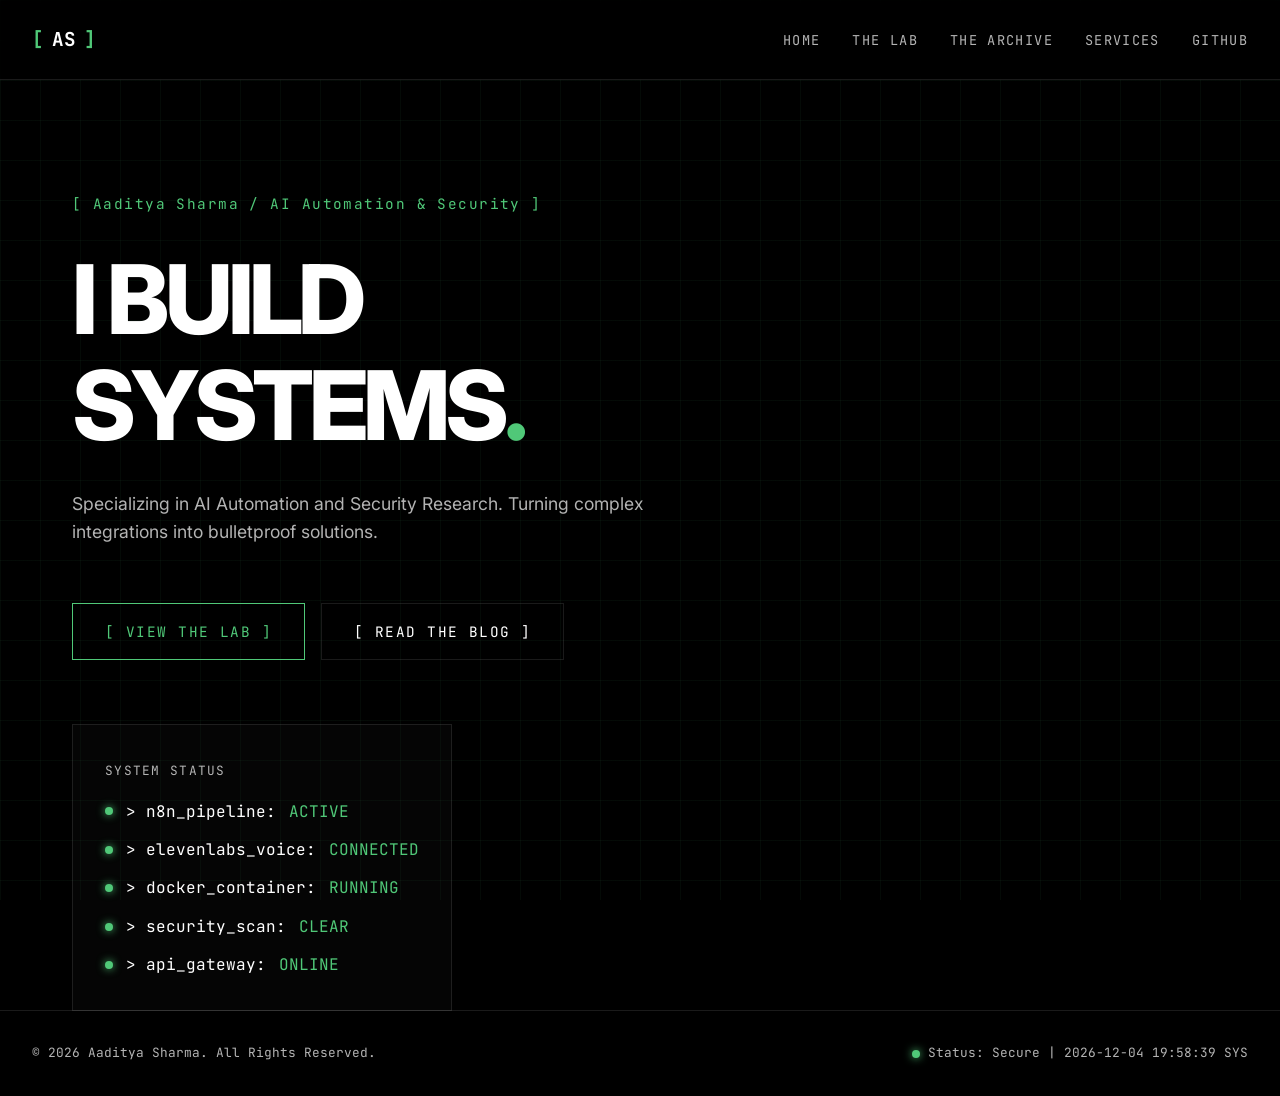
<file: index.html>
<!DOCTYPE html>
<html lang="en">
<head>
  <meta charset="UTF-8">
  <meta name="viewport" content="width=device-width, initial-scale=1.0">
  <meta name="google-site-verification" content="O0tYrFZsVxaQTLeURN5AISHJsrrloLoqdu-3Lp8WZmk" />
  <title>AddSSH | Cybersecurity Lab Solves & Aaditya Security Research</title>
  <link rel="icon" type="png" href="logo.png">
  <!-- SEO Meta Tags -->
  <meta name="description" content="Official portfolio of Aaditya Sharma - AddSSH Cybersecurity Lab Solves, Malware Analysis Blog, and AI Automation Security Research. Explore technical security labs and research.">
  <meta name="keywords" content="AddSSH, Cybersecurity Lab Solves, Aaditya Security Research, Malware Analysis Blog, Pentesting, AI Automation, Security Research">
  <meta name="author" content="Aaditya Sharma">
  <!-- Primary Meta Tags -->
  <meta name="title" content="AddSSH | Cybersecurity Labs & Security Research">
  <meta name="description" content="Official home of AddSSH. Deep dives into cybersecurity labs, technical writeups, malware analysis, and VoltAgent security themes.">

  <!-- Google Favicon Requirements -->
<link rel="icon" type="image/png" sizes="32x32" href="logo.png">
<link rel="icon" type="image/png" sizes="16x16" href="logo.png">
<link rel="apple-touch-icon" href="logo.png">
<link rel="shortcut icon" href="logo.png">

  <!-- Open Graph / Facebook -->
  <meta property="og:type" content="website">
  <meta property="og:url" content="https://addssh.in/">
  <meta property="og:title" content="AddSSH | Cybersecurity Lab Solves & Aaditya Security Research">
  <meta property="og:description" content="Explore AddSSH Cybersecurity Lab Solves, Malware Analysis Blog, and technical security research by Aaditya Sharma.">
  <meta property="og:image" content="https://addssh.in/images/logo.png">
  <meta property="og:site_name" content="AddSSH">

  <!-- Twitter Card -->
  <meta name="twitter:card" content="summary_large_image">
  <meta name="twitter:title" content="AddSSH | Cybersecurity Lab Solves & Aaditya Security Research">
  <meta name="twitter:description" content="Official portfolio of Aaditya Sharma - AddSSH Cybersecurity Lab Solves, Malware Analysis Blog, and AI Automation Security Research.">
  <meta name="twitter:image" content="https://addssh.in/images/logo.png">
  <meta name="twitter:site" content="@addssh_in"> <!-- Replace with actual Twitter handle if available -->

  <!-- Canonical Tag -->
  <link rel="canonical" href="https://addssh.in/">

  <!-- JSON-LD Schema Markup for Person -->
  <script type="application/ld+json">
  {
    "@context": "https://schema.org",
    "@type": "Person",
    "name": "Aaditya Sharma",
    "alternateName": "AddSSH",
    "jobTitle": "Cybersecurity Researcher and AI Automation Specialist",
    "description": "Specializing in cybersecurity lab solves, malware analysis, AI automation, and security research.",
    "url": "https://addssh.in",
    "sameAs": [
      "https://github.com/Aadityadcks",
      "https://addssh.in"
    ],
    "knowsAbout": [
      "Cybersecurity",
      "Penetration Testing",
      "Malware Analysis",
      "AI Automation",
      "Security Research",
      "Network Security",
      "Vulnerability Assessment"
    ],
    "hasOccupation": {
      "@type": "Occupation",
      "name": "Cybersecurity Engineer",
      "occupationLocation": {
        "@type": "Country",
        "name": "India"
      }
    }
  }
  </script>

  <link rel="stylesheet" href="css/style.css">
</head>
<body>
  <!-- Navigation -->
  <nav class="navbar">
    <a href="index.html" class="nav-brand"><span>[</span> AS <span>]</span></a>
    
    <button class="menu-toggle" aria-label="Toggle Navigation">
      <svg width="24" height="24" viewBox="0 0 24 24" fill="none" stroke="currentColor" stroke-width="2">
        <line x1="3" y1="12" x2="21" y2="12"></line>
        <line x1="3" y1="6" x2="21" y2="6"></line>
        <line x1="3" y1="18" x2="21" y2="18"></line>
      </svg>
    </button>

    <ul class="nav-links">
      <li><a href="index.html" class="nav-link">Home</a></li>
      <li><a href="lab.html" class="nav-link">The Lab</a></li>
      <li><a href="blog.html" class="nav-link">The Archive</a></li>
      <li><a href="services.html" class="nav-link">Services</a></li>
      <li><a href="https://github.com" target="_blank" rel="noopener noreferrer" class="nav-link">GitHub</a></li>
    </ul>
  </nav>

  <!-- Hero Section -->
  <main>
    <section class="hero container">
      <span class="hero-subtitle">[ Aaditya Sharma / AI Automation & Security ]</span>
      <h1>I BUILD<br>SYSTEMS<span class="accent">.</span></h1>
      <p style="max-width: 600px; font-size: 1.1rem; margin-top: 1rem;">
        Specializing in AI Automation and Security Research. Turning complex integrations into bulletproof solutions.
      </p>
      
      <div style="display: flex; gap: 1rem; margin-top: 2rem; flex-wrap: wrap;">
        <a href="lab.html" class="btn btn-primary">[ VIEW THE LAB ]</a>
        <a href="blog.html" class="btn">[ READ THE BLOG ]</a>
      </div>
      
      <!-- Terminal status block -->
      <div class="card" style="margin-top: 4rem; max-width: 400px;">
        <span class="mono" style="font-size: 0.8rem; color: var(--text-secondary); letter-spacing: 0.1em;">SYSTEM STATUS</span>
        <div style="margin-top: 1rem; display: flex; flex-direction: column; gap: 0.8rem;" class="mono text-sm">
          <div style="display: flex; align-items: center; gap: 0.8rem;">
            <div class="status-dot" style="animation-delay: 0s;"></div>
            <span>> n8n_pipeline:</span> <span class="accent">ACTIVE</span>
          </div>
          <div style="display: flex; align-items: center; gap: 0.8rem;">
            <div class="status-dot" style="animation-delay: 0.2s;"></div>
            <span>> elevenlabs_voice:</span> <span class="accent">CONNECTED</span>
          </div>
          <div style="display: flex; align-items: center; gap: 0.8rem;">
            <div class="status-dot" style="animation-delay: 0.4s;"></div>
            <span>> docker_container:</span> <span class="accent">RUNNING</span>
          </div>
          <div style="display: flex; align-items: center; gap: 0.8rem;">
            <div class="status-dot" style="animation-delay: 0.6s;"></div>
            <span>> security_scan:</span> <span class="accent">CLEAR</span>
          </div>
          <div style="display: flex; align-items: center; gap: 0.8rem;">
            <div class="status-dot" style="animation-delay: 0.8s;"></div>
            <span>> api_gateway:</span> <span class="accent">ONLINE</span>
          </div>
        </div>
      </div>
    </section>
  </main>

  <!-- Footer -->
  <footer class="footer">
    <div>&copy; 2026 Aaditya Sharma. All Rights Reserved.</div>
    <div class="status-indicator">
      <div class="status-dot"></div>
      <span class="mono">Status: Secure | <span id="terminal-time"></span></span>
    </div>
  </footer>

  <script src="js/main.js"></script>
</body>
</html>
</file>
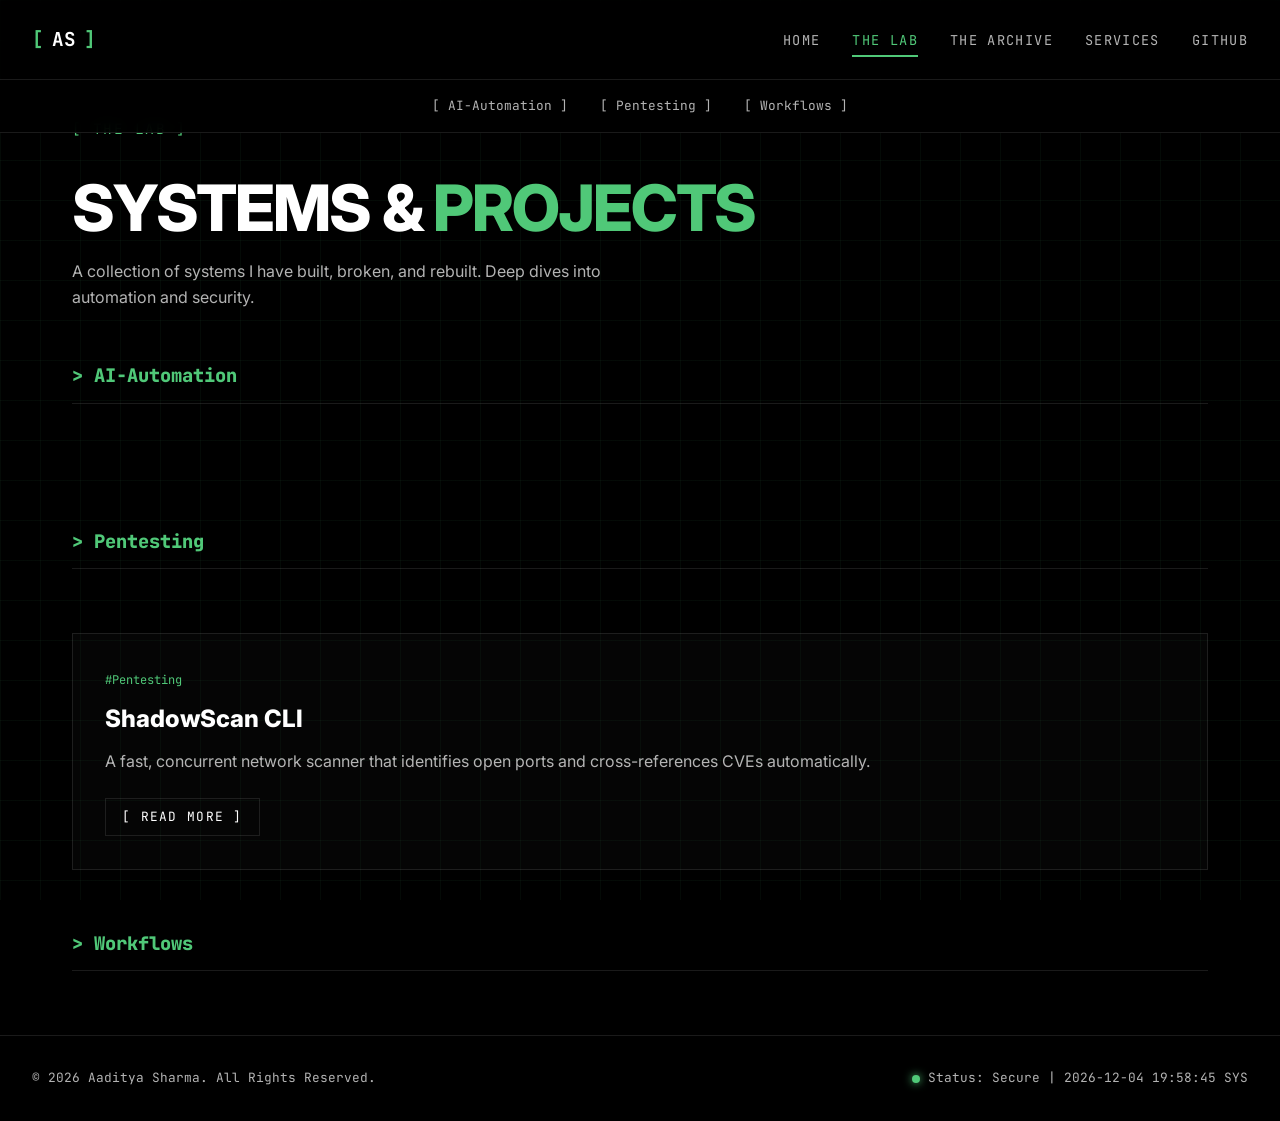
<file: lab.html>
<!DOCTYPE html>
<html lang="en">
<head>
  <meta charset="UTF-8">
  <meta name="viewport" content="width=device-width, initial-scale=1.0">
  <title>The Lab | AddSSH Cybersecurity Lab Solves</title>
  <link rel="icon" type="png" href="logo.png">
  <!-- SEO Meta Tags -->
  <meta name="description" content="AddSSH Cybersecurity Lab Solves - Explore hands-on security labs, pentesting tools, and infrastructure automation projects by Aaditya Sharma.">
  <meta name="keywords" content="AddSSH, Cybersecurity Lab Solves, Aaditya Security Research, Malware Analysis, Pentesting Tools, Security Labs">
  <meta name="author" content="Aaditya Sharma">

  <!-- Open Graph / Facebook -->
  <meta property="og:type" content="website">
  <meta property="og:url" content="https://addssh.in/lab.html">
  <meta property="og:title" content="The Lab | AddSSH Cybersecurity Lab Solves">
  <meta property="og:description" content="Hands-on cybersecurity lab solves and security research projects by Aaditya Sharma.">
  <meta property="og:image" content="https://addssh.in/images/logo.png">
  <meta property="og:site_name" content="AddSSH">

  <!-- Twitter Card -->
  <meta name="twitter:card" content="summary_large_image">
  <meta name="twitter:title" content="The Lab | AddSSH Cybersecurity Lab Solves">
  <meta name="twitter:description" content="AddSSH Cybersecurity Lab Solves - Explore hands-on security labs and pentesting tools.">
  <meta name="twitter:image" content="https://addssh.in/images/logo.png">
  <meta name="twitter:site" content="@addssh_in">

  <!-- Canonical Tag -->
  <link rel="canonical" href="https://addssh.in/lab.html">

  <link rel="stylesheet" href="css/style.css">
</head>
<body>
  <!-- Main Nav -->
  <nav class="navbar">
    <a href="index.html" class="nav-brand"><span>[</span> AS <span>]</span></a>
    
    <button class="menu-toggle" aria-label="Toggle Navigation">
      <svg width="24" height="24" viewBox="0 0 24 24" fill="none" stroke="currentColor" stroke-width="2">
        <line x1="3" y1="12" x2="21" y2="12"></line>
        <line x1="3" y1="6" x2="21" y2="6"></line>
        <line x1="3" y1="18" x2="21" y2="18"></line>
      </svg>
    </button>

    <ul class="nav-links">
      <li><a href="index.html" class="nav-link">Home</a></li>
      <li><a href="lab.html" class="nav-link active">The Lab</a></li>
      <li><a href="blog.html" class="nav-link">The Archive</a></li>
      <li><a href="services.html" class="nav-link">Services</a></li>
      <li><a href="https://github.com" target="_blank" rel="noopener noreferrer" class="nav-link">GitHub</a></li>
    </ul>
  </nav>

  <!-- Sub Navigation for Lab -->
  <div class="sub-nav">
    <a href="#AI-Automation">[ AI-Automation ]</a>
    <a href="#Pentesting">[ Pentesting ]</a>
    <a href="#Workflows">[ Workflows ]</a>
  </div>

  <main>
    <section class="container" style="padding-top: 4rem;">
      <span class="hero-subtitle">[ THE LAB ]</span>
      <h2>SYSTEMS & <span class="accent">PROJECTS</span></h2>
      <p style="max-width: 600px;">A collection of systems I have built, broken, and rebuilt. Deep dives into automation and security.</p>

      <!-- AI Automation Section -->
      <div id="AI-Automation" style="padding-top: 6rem; margin-top: -4rem;">
        <h3 class="mono" style="border-bottom: 1px solid var(--border-color); padding-bottom: 1rem; color: var(--accent-color);">> AI-Automation</h3>
        <div class="content-grid" id="grid-labs-ai">
        </div>
      </div>

      <!-- Pentesting Section -->
      <div id="Pentesting" style="padding-top: 6rem; margin-top: -2rem;">
        <h3 class="mono" style="border-bottom: 1px solid var(--border-color); padding-bottom: 1rem; color: var(--accent-color);">> Pentesting</h3>
        <div class="content-grid" id="grid-labs-pentesting">
        </div>
      </div>

      <!-- Workflows Section -->
      <div id="Workflows" style="padding-top: 6rem; margin-top: -2rem;">
        <h3 class="mono" style="border-bottom: 1px solid var(--border-color); padding-bottom: 1rem; color: var(--accent-color);">> Workflows</h3>
        <div class="content-grid" id="grid-labs-workflows">
        </div>
      </div>
    </section>
  </main>

  <footer class="footer">
    <div>&copy; 2026 Aaditya Sharma. All Rights Reserved.</div>
    <div class="status-indicator">
      <div class="status-dot"></div>
      <span class="mono">Status: Secure | <span id="terminal-time"></span></span>
    </div>
  </footer>

  <script src="js/main.js"></script>
</body>
</html>
</file>
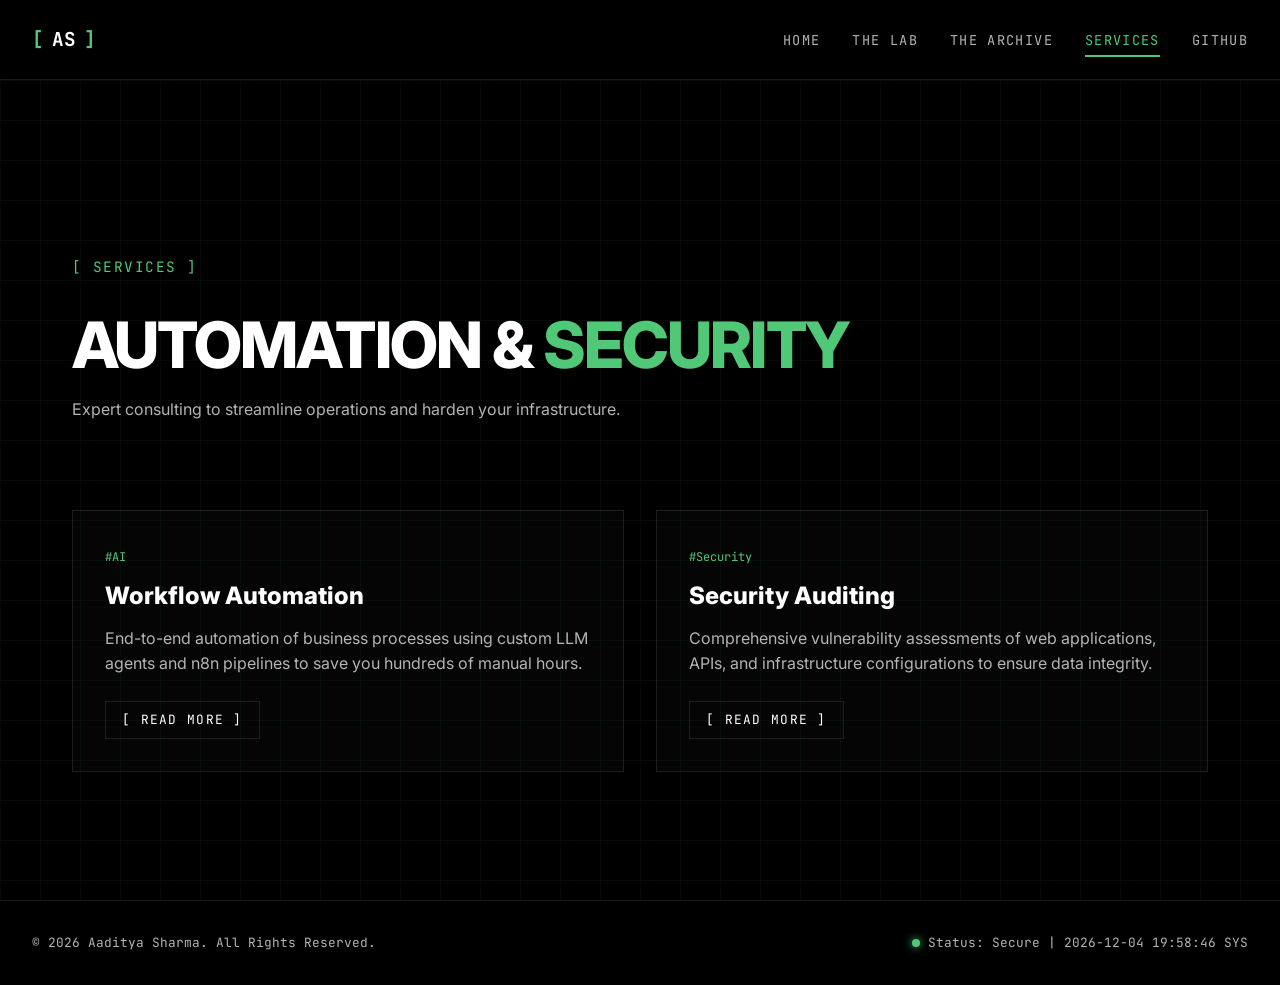
<file: services.html>
<!DOCTYPE html>
<html lang="en">
<head>
  <meta charset="UTF-8">
  <meta name="viewport" content="width=device-width, initial-scale=1.0">
  <title>Services | AddSSH Cybersecurity & AI Automation</title>
  <link rel="icon" type="png" href="logo.png">
  <!-- SEO Meta Tags -->
  <meta name="description" content="AddSSH Services - Professional cybersecurity auditing, workflow automation, and AI integration services by Aaditya Sharma.">
  <meta name="keywords" content="AddSSH, Cybersecurity Auditing, AI Automation Services, Security Research, Workflow Automation">
  <meta name="author" content="Aaditya Sharma">

  <!-- Open Graph / Facebook -->
  <meta property="og:type" content="website">
  <meta property="og:url" content="https://addssh.in/services.html">
  <meta property="og:title" content="Services | AddSSH Cybersecurity & AI Automation">
  <meta property="og:description" content="Professional services in cybersecurity auditing and AI workflow automation by Aaditya Sharma.">
  <meta property="og:image" content="https://addssh.in/images/logo.png">
  <meta property="og:site_name" content="AddSSH">

  <!-- Twitter Card -->
  <meta name="twitter:card" content="summary_large_image">
  <meta name="twitter:title" content="Services | AddSSH Cybersecurity & AI Automation">
  <meta name="twitter:description" content="AddSSH Services - Cybersecurity auditing and AI automation solutions.">
  <meta name="twitter:image" content="https://addssh.in/images/logo.png">
  <meta name="twitter:site" content="@addssh_in">

  <!-- Canonical Tag -->
  <link rel="canonical" href="https://addssh.in/services.html">

  <link rel="stylesheet" href="css/style.css">
</head>
<body>
  <!-- Main Nav -->
  <nav class="navbar">
    <a href="index.html" class="nav-brand"><span>[</span> AS <span>]</span></a>
    
    <button class="menu-toggle" aria-label="Toggle Navigation">
      <svg width="24" height="24" viewBox="0 0 24 24" fill="none" stroke="currentColor" stroke-width="2">
        <line x1="3" y1="12" x2="21" y2="12"></line>
        <line x1="3" y1="6" x2="21" y2="6"></line>
        <line x1="3" y1="18" x2="21" y2="18"></line>
      </svg>
    </button>

    <ul class="nav-links">
      <li><a href="index.html" class="nav-link">Home</a></li>
      <li><a href="lab.html" class="nav-link">The Lab</a></li>
      <li><a href="blog.html" class="nav-link">The Archive</a></li>
      <li><a href="services.html" class="nav-link active">Services</a></li>
      <li><a href="https://github.com" target="_blank" rel="noopener noreferrer" class="nav-link">GitHub</a></li>
    </ul>
  </nav>

  <main>
    <section class="container" style="padding-top: 8rem;">
      <span class="hero-subtitle">[ SERVICES ]</span>
      <h2>AUTOMATION & <span class="accent">SECURITY</span></h2>
      <p style="max-width: 600px;">Expert consulting to streamline operations and harden your infrastructure.</p>

      <div class="content-grid" id="grid-services" style="margin-top: 4rem;">
      </div>
    </section>
  </main>

  <footer class="footer">
    <div>&copy; 2026 Aaditya Sharma. All Rights Reserved.</div>
    <div class="status-indicator">
      <div class="status-dot"></div>
      <span class="mono">Status: Secure | <span id="terminal-time"></span></span>
    </div>
  </footer>

  <script src="js/main.js"></script>
</body>
</html>
</file>
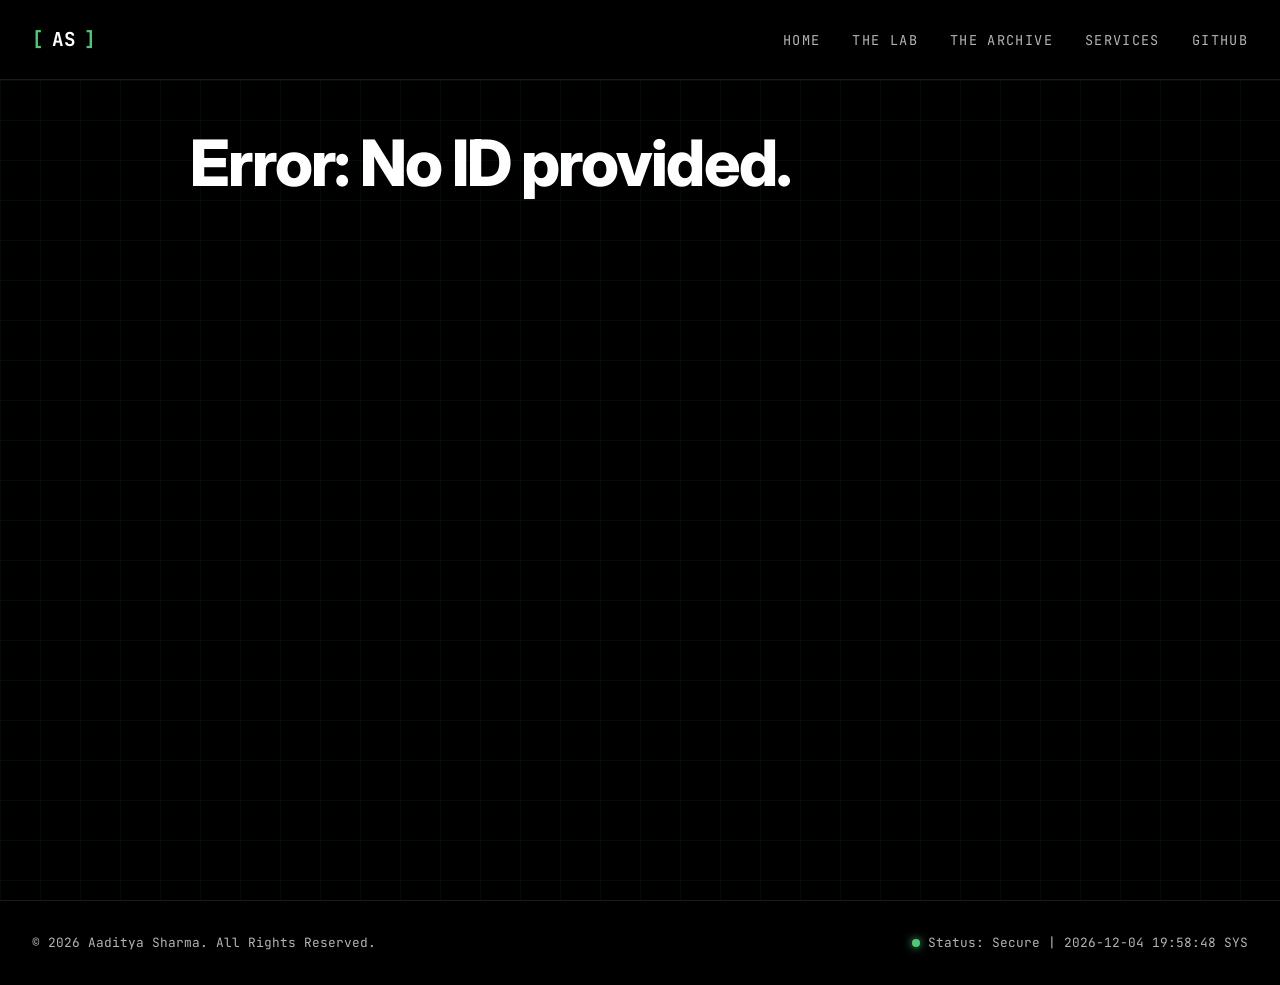
<file: viewer.html>
<!DOCTYPE html>
<html lang="en">
<head>
  <meta charset="UTF-8">
  <meta name="viewport" content="width=device-width, initial-scale=1.0">
  <title>Viewer | AddSSH Content Viewer</title>
  <link rel="icon" type="png" href="logo.png">
  <!-- SEO Meta Tags -->
  <meta name="description" content="AddSSH Content Viewer - Access detailed cybersecurity research, lab solves, and technical articles.">
  <meta name="keywords" content="AddSSH, Cybersecurity Research, Lab Solves, Content Viewer">
  <meta name="author" content="Aaditya Sharma">

  <!-- Open Graph / Facebook -->
  <meta property="og:type" content="website">
  <meta property="og:url" content="https://addssh.in/viewer.html">
  <meta property="og:title" content="Viewer | AddSSH Content Viewer">
  <meta property="og:description" content="Detailed viewer for AddSSH cybersecurity research and technical content.">
  <meta property="og:image" content="https://addssh.in/images/logo.png">
  <meta property="og:site_name" content="AddSSH">

  <!-- Twitter Card -->
  <meta name="twitter:card" content="summary_large_image">
  <meta name="twitter:title" content="Viewer | AddSSH Content Viewer">
  <meta name="twitter:description" content="Access detailed AddSSH cybersecurity research and lab solves.">
  <meta name="twitter:image" content="https://addssh.in/images/logo.png">
  <meta name="twitter:site" content="@addssh_in">

  <!-- Canonical Tag -->
  <link rel="canonical" href="https://addssh.in/viewer.html">

  <link rel="stylesheet" href="css/style.css">
</head>
<body>
  <!-- Navigation -->
  <nav class="navbar">
    <a href="index.html" class="nav-brand"><span>[</span> AS <span>]</span></a>
    
    <button class="menu-toggle" aria-label="Toggle Navigation">
      <svg width="24" height="24" viewBox="0 0 24 24" fill="none" stroke="currentColor" stroke-width="2">
        <line x1="3" y1="12" x2="21" y2="12"></line>
        <line x1="3" y1="6" x2="21" y2="6"></line>
        <line x1="3" y1="18" x2="21" y2="18"></line>
      </svg>
    </button>

    <ul class="nav-links">
      <li><a href="index.html" class="nav-link">Home</a></li>
      <li><a href="lab.html" class="nav-link">The Lab</a></li>
      <li><a href="blog.html" class="nav-link">The Archive</a></li>
      <li><a href="services.html" class="nav-link">Services</a></li>
      <li><a href="https://github.com" target="_blank" rel="noopener noreferrer" class="nav-link">GitHub</a></li>
    </ul>
  </nav>

  <main>
    <section class="container" style="padding-top: 8rem; min-height: 100vh; display: flex; flex-direction: column; justify-content: flex-start;">
      <article id="viewer-content" style="width: 100%; max-width: 900px; margin: 0 auto;">
        <!-- Content will be injected here via JavaScript -->
        <h2 class="fade-in-up">Loading...</h2>
      </article>
    </section>
  </main>

  <!-- Footer -->
  <footer class="footer">
    <div>&copy; 2026 Aaditya Sharma. All Rights Reserved.</div>
    <div class="status-indicator">
      <div class="status-dot"></div>
      <span class="mono">Status: Secure | <span id="terminal-time"></span></span>
    </div>
  </footer>

  <script src="js/main.js"></script>
</body>
</html>
</file>
<file: css/style.css>
@import url('https://fonts.googleapis.com/css2?family=Inter:wght@300;400;600;800&family=JetBrains+Mono:wght@400;700&display=swap');

:root {
  --bg-color: #000000;
  --accent-color: #50C878;
  --text-primary: #FFFFFF;
  --text-secondary: rgba(255, 255, 255, 0.7);
  --grid-color: rgba(80, 200, 120, 0.05); /* very subtle emerald */
  --border-color: rgba(255, 255, 255, 0.1);
  --font-sans: 'Inter', sans-serif;
  --font-mono: 'JetBrains Mono', monospace;
}

/* CSS Reset */
*, *::before, *::after {
  box-sizing: border-box;
  margin: 0;
  padding: 0;
}

html {
  scroll-behavior: smooth;
}

body {
  background-color: var(--bg-color);
  color: var(--text-primary);
  font-family: var(--font-sans);
  line-height: 1.6;
  min-height: 100vh;
  overflow-x: hidden;
  position: relative;
}

/* Blueprint Grid Background */
body::before {
  content: '';
  position: fixed;
  top: 0; left: 0; right: 0; bottom: 0;
  background-image: 
    linear-gradient(var(--grid-color) 1px, transparent 1px),
    linear-gradient(90deg, var(--grid-color) 1px, transparent 1px);
  background-size: 40px 40px;
  z-index: -1;
  pointer-events: none;
}

/* Typography */
h1, h2, h3, h4, h5, h6 {
  font-weight: 800;
  line-height: 1.1;
  margin-bottom: 1rem;
}

h1 { font-size: clamp(3rem, 8vw, 6rem); letter-spacing: -0.05em; }
h2 { font-size: clamp(2rem, 5vw, 4rem); letter-spacing: -0.03em; }

p {
  margin-bottom: 1.5rem;
  color: var(--text-secondary);
}

a {
  color: inherit;
  text-decoration: none;
}

.mono {
  font-family: var(--font-mono);
}

.accent {
  color: var(--accent-color);
}

/* Layout Utilities */
.container {
  width: 100%;
  max-width: 1200px;
  margin: 0 auto;
  padding: 0 2rem;
}

section {
  padding: 8rem 0;
  min-height: 100vh;
  display: flex;
  flex-direction: column;
  justify-content: center;
}

/* Navigation - Glassmorphism & Glitch Underline */
.navbar {
  position: fixed;
  top: 0; left: 0; right: 0;
  height: 80px;
  display: flex;
  align-items: center;
  justify-content: space-between;
  padding: 0 2rem;
  background: rgba(0, 0, 0, 0.7);
  backdrop-filter: blur(12px);
  -webkit-backdrop-filter: blur(12px);
  border-bottom: 1px solid var(--border-color);
  z-index: 1000;
  will-change: transform;
}

.nav-brand {
  font-family: var(--font-mono);
  font-size: 1.2rem;
  font-weight: 700;
  color: var(--text-primary);
  display: flex;
  align-items: center;
  gap: 0.5rem;
}

.nav-brand span {
  color: var(--accent-color);
}

.nav-links {
  display: flex;
  gap: 2rem;
  list-style: none;
}

.nav-link {
  font-family: var(--font-mono);
  font-size: 0.85rem;
  text-transform: uppercase;
  letter-spacing: 0.1em;
  color: var(--text-secondary);
  position: relative;
  transition: color 0.3s ease;
  padding: 0.5rem 0;
}

.nav-link:hover, .nav-link.active {
  color: var(--accent-color);
}

/* Slide-Underline / Glitch Effect */
.nav-link::after {
  content: '';
  position: absolute;
  bottom: 0;
  left: 0;
  width: 100%;
  height: 2px;
  background-color: var(--accent-color);
  transform: scaleX(0);
  transform-origin: right;
  transition: transform 0.4s cubic-bezier(0.86, 0, 0.07, 1);
  will-change: transform;
}

.nav-link:hover::after, .nav-link.active::after {
  transform: scaleX(1);
  transform-origin: left;
}

/* Mobile Menu Toggle */
.menu-toggle {
  display: none;
  background: none;
  border: none;
  color: var(--text-primary);
  font-size: 1.5rem;
  cursor: pointer;
}

/* Sub-Navigation for Blog & Lab */
.sub-nav {
  position: sticky;
  top: 80px;
  background: rgba(0, 0, 0, 0.9);
  border-bottom: 1px solid var(--border-color);
  padding: 1rem 0;
  z-index: 990;
  display: flex;
  justify-content: center;
  gap: 2rem;
  backdrop-filter: blur(8px);
}

.sub-nav a {
  font-family: var(--font-mono);
  font-size: 0.8rem;
  color: var(--text-secondary);
  transition: color 0.2s ease;
}

.sub-nav a:hover {
  color: var(--accent-color);
}

/* Buttons */
.btn {
  display: inline-block;
  font-family: var(--font-mono);
  font-size: 0.9rem;
  letter-spacing: 0.1em;
  padding: 1rem 2rem;
  border: 1px solid var(--border-color);
  background: transparent;
  color: var(--text-primary);
  transition: all 0.3s ease;
  cursor: pointer;
  text-transform: uppercase;
  will-change: transform, background-color;
}

.btn:hover {
  background: var(--accent-color);
  border-color: var(--accent-color);
  color: var(--bg-color);
  transform: translateY(-2px);
}

.btn-primary {
  border-color: var(--accent-color);
  color: var(--accent-color);
}

/* Status Indicator Footer */
.footer {
  border-top: 1px solid var(--border-color);
  padding: 2rem;
  display: flex;
  justify-content: space-between;
  align-items: center;
  font-family: var(--font-mono);
  font-size: 0.8rem;
  color: var(--text-secondary);
  background: var(--bg-color);
}

.status-indicator {
  display: flex;
  align-items: center;
  gap: 0.5rem;
}

.status-dot {
  width: 8px;
  height: 8px;
  border-radius: 50%;
  background-color: var(--accent-color);
  box-shadow: 0 0 8px var(--accent-color);
  animation: pulse 2s infinite;
}

@keyframes pulse {
  0% { opacity: 1; transform: scale(1); }
  50% { opacity: 0.4; transform: scale(0.8); }
  100% { opacity: 1; transform: scale(1); }
}

/* Component specifics */
.hero {
  align-items: flex-start;
  padding-top: 12rem;
}

.hero-subtitle {
  font-family: var(--font-mono);
  color: var(--accent-color);
  letter-spacing: 0.1em;
  font-size: 0.9rem;
  margin-bottom: 2rem;
  display: block;
}

.content-grid {
  display: grid;
  grid-template-columns: repeat(auto-fit, minmax(300px, 1fr));
  gap: 2rem;
  margin-top: 4rem;
}

.card {
  border: 1px solid var(--border-color);
  background: rgba(255, 255, 255, 0.02);
  padding: 2rem;
  transition: transform 0.3s ease, border-color 0.3s ease;
  will-change: transform;
}

.card:hover {
  transform: translateY(-5px);
  border-color: var(--accent-color);
}

.card-tag {
  font-family: var(--font-mono);
  font-size: 0.75rem;
  color: var(--accent-color);
  margin-bottom: 1rem;
  display: inline-block;
}

.card-title {
  font-size: 1.5rem;
  margin-bottom: 1rem;
}

/* Responsive */
@media (max-width: 768px) {
  .nav-links {
    display: none; /* simple mobile hide for now, could expand to toggle */
  }
  .menu-toggle {
    display: block;
  }
  .sub-nav {
    flex-wrap: wrap;
    padding: 1rem;
  }
  h1 { font-size: 2.5rem; }
  h2 { font-size: 2rem; }
  section { padding: 6rem 0; }
  .footer {
    flex-direction: column;
    gap: 1rem;
    text-align: center;
  }
}

/* Navigation Dropdowns */
.nav-item-dropdown {
  position: relative;
}

.dropdown-menu {
  position: absolute;
  top: 100%;
  left: 0;
  background: rgba(0, 0, 0, 0.95);
  border: 1px solid var(--border-color);
  backdrop-filter: blur(8px);
  min-width: 250px;
  list-style: none;
  padding: 1rem 0;
  opacity: 0;
  visibility: hidden;
  transform: translateY(10px);
  transition: all 0.3s cubic-bezier(0.86, 0, 0.07, 1);
  z-index: 1000;
  will-change: transform, opacity;
}

.nav-item-dropdown:hover .dropdown-menu {
  opacity: 1;
  visibility: visible;
  transform: translateY(0);
}

.dropdown-menu li {
  padding: 0;
}

.dropdown-menu a {
  display: block;
  padding: 0.5rem 1.5rem;
  font-family: var(--font-mono);
  font-size: 0.8rem;
  color: var(--text-secondary);
  transition: all 0.2s ease;
  white-space: nowrap;
  overflow: hidden;
  text-overflow: ellipsis;
}

.dropdown-menu a:hover {
  color: var(--accent-color);
  background: rgba(80, 200, 120, 0.1);
  padding-left: 2rem;
}

/* Card Image Styles */
.card-img-container {
  width: 100%;
  height: 200px;
  overflow: hidden;
  margin-bottom: 1.5rem;
  border-bottom: 1px solid var(--border-color);
  margin-top: -2rem;
  margin-left: -2rem;
  margin-right: -2rem;
  width: calc(100% + 4rem);
}

.card-img-container img {
  width: 100%;
  height: 100%;
  object-fit: cover;
  transition: transform 0.5s ease;
}

.card:hover .card-img-container img {
  transform: scale(1.05);
}

/* Viewer Animations */
.fade-in-up {
  opacity: 0;
  transform: translateY(20px);
  animation: fadeInUp 0.8s cubic-bezier(0.16, 1, 0.3, 1) forwards;
}

.delay-1 { animation-delay: 0.1s; }
.delay-2 { animation-delay: 0.2s; }
.delay-3 { animation-delay: 0.3s; }
.delay-4 { animation-delay: 0.4s; }

@keyframes fadeInUp {
  from {
    opacity: 0;
    transform: translateY(20px);
  }
  to {
    opacity: 1;
    transform: translateY(0);
  }
}
</file>
